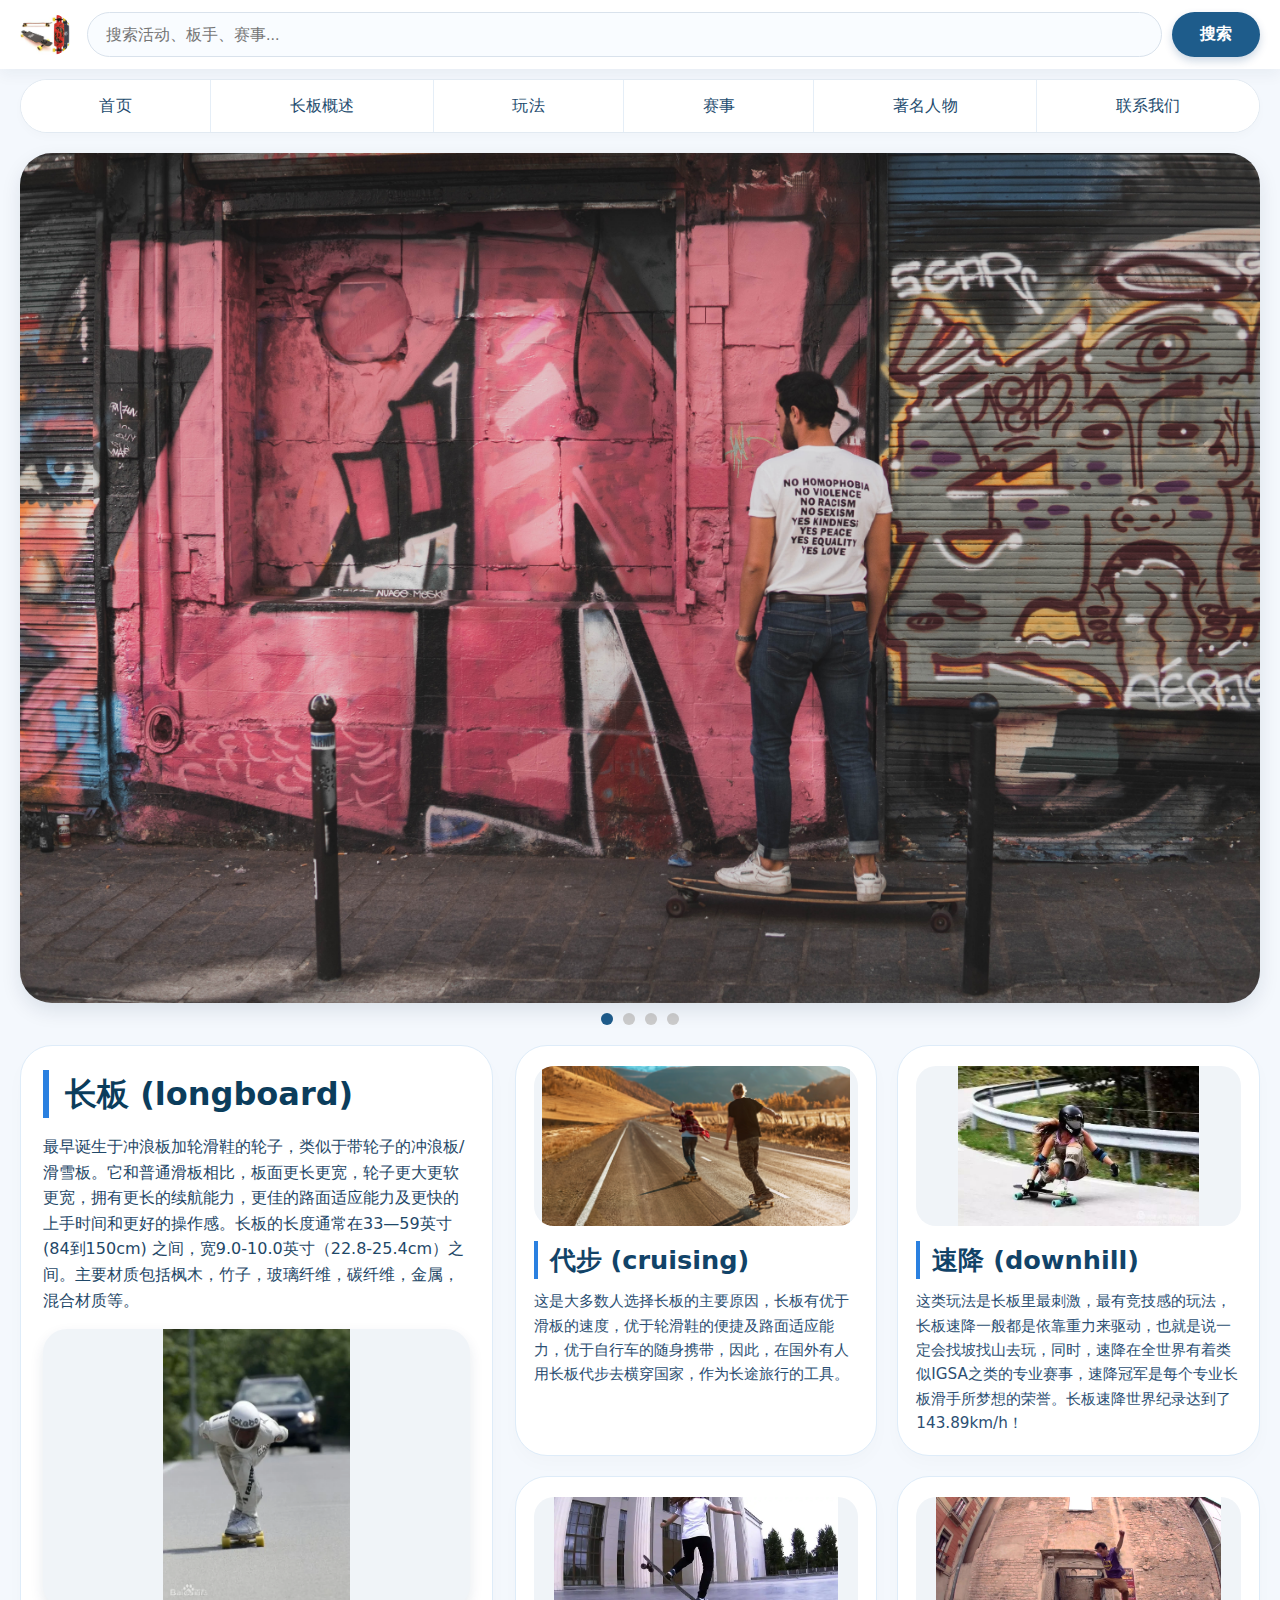
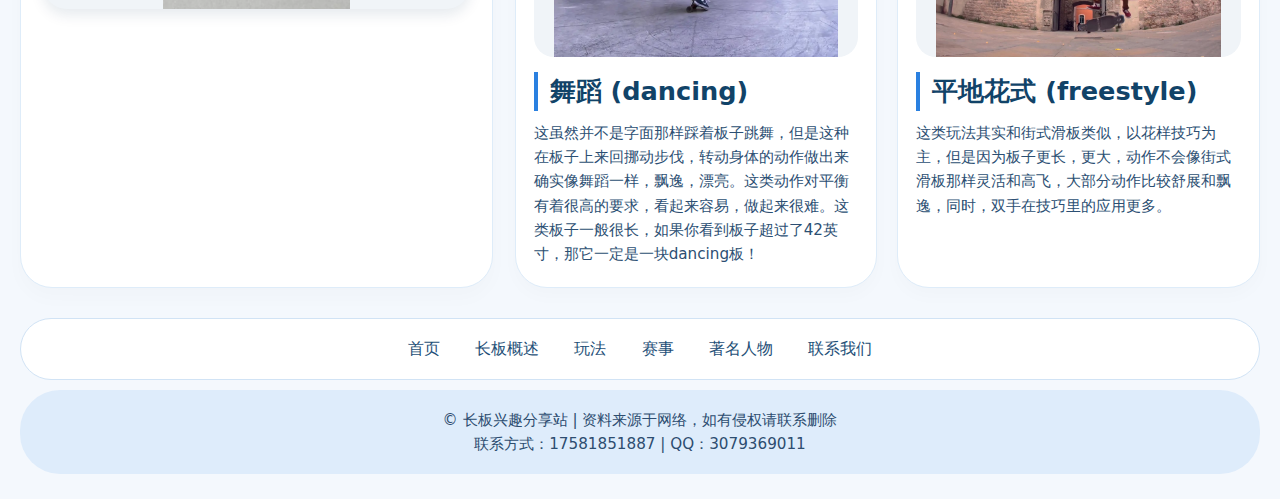
<file: index.html>
<!DOCTYPE html>
<html lang="en">
<head>
    <meta charset="UTF-8">
    <meta name="viewport" content="width=device-width, initial-scale=1.0, maximum-scale=1.5, user-scalable=yes">
    <title>长板 · 首页</title>
    <link rel="stylesheet" href="style.css">
</head>
<body>
    <!-- 头部 -->
    <div class="page-header">
        <img src="img/logo.jpg" class="logo" alt="长板日志">
        <div class="search-group">
            <input type="text" id="searchInput" placeholder="搜索活动、板手、赛事...">
            <button id="searchBtn">搜索</button>
        </div>
    </div>

    <!-- 导航 -->
    <div id="a">
        <div class="a"><a href="index.html ">首页</a ></div>
        <div class="a"><a href="gaishu.html">长板概述</a ></div>
        <div class="a"><a href="play.html">玩法</a ></div>
        <div class="a"><a href="competition.html">赛事</a ></div>
        <div class="a"><a href="famous.html">著名人物</a ></div>
        <div class="a"><a href="me.html">联系我们</a ></div>
    </div>

    <!-- 轮播图 -->
    <div class="carousel-container">
        <div class="carousel-slides" id="carouselSlides">
            <img src="img/2 (1).jpg" alt="长板滑行">
            <img src="img/2 (2).jpg" alt="长板女孩">
            <img src="img/pexels-olia-danilevich-4734787.jpg" alt="板场练习">
            <img src="img/pexels-cottonbro-studio-5026411.jpg" alt="长板动作">
        </div>
    </div>
    <div class="carousel-dots" id="carouselDots">
        <span class="dot active"></span>
        <span class="dot"></span>
        <span class="dot"></span>
        <span class="dot"></span>
    </div>

    <!-- 首页主要内容：左侧介绍 + 右侧玩法卡片 -->
    <div class="home-grid">
        <!-- 左侧长板总体介绍卡片 -->
        <div class="intro-card">
            <h2>长板 (longboard)</h2>
            <p>最早诞生于冲浪板加轮滑鞋的轮子，类似于带轮子的冲浪板/滑雪板。它和普通滑板相比，板面更长更宽，轮子更大更软更宽，拥有更长的续航能力，更佳的路面适应能力及更快的上手时间和更好的操作感。长板的长度通常在33—59英寸 (84到150cm) 之间，宽9.0-10.0英寸（22.8-25.4cm）之间。主要材质包括枫木，竹子，玻璃纤维，碳纤维，金属，混合材质等。</p >
            <img src="img/b3119313b07eca806b7955b4912397dda1448360.webp" alt="长板结构">
        </div>

        <!-- 右侧四个玩法卡片 -->
        <div class="play-grid">
            <!-- 代步 -->
            <div class="play-card">
                <img src="img/v2-8d992fe1d05a5722a28d0817e5f1108d_1440w.png" alt="代步">
                <h3>代步 (cruising)</h3>
                <p>这是大多数人选择长板的主要原因，长板有优于滑板的速度，优于轮滑鞋的便捷及路面适应能力，优于自行车的随身携带，因此，在国外有人用长板代步去横穿国家，作为长途旅行的工具。</p >
            </div>
            <!-- 速降 -->
            <div class="play-card">
                <img src="img/249.jpg" alt="速降">
                <h3>速降 (downhill)</h3>
                <p>这类玩法是长板里最刺激，最有竞技感的玩法，长板速降一般都是依靠重力来驱动，也就是说一定会找坡找山去玩，同时，速降在全世界有着类似IGSA之类的专业赛事，速降冠军是每个专业长板滑手所梦想的荣誉。长板速降世界纪录达到了143.89km/h！</p >
            </div>
            <!-- 舞蹈 -->
            <div class="play-card">
                <img src="img/u=2672879833,2144155976&fm=253&fmt=auto&app=120&f=JPEG.webp" alt="舞蹈">
                <h3>舞蹈 (dancing)</h3>
                <p>这虽然并不是字面那样踩着板子跳舞，但是这种在板子上来回挪动步伐，转动身体的动作做出来确实像舞蹈一样，飘逸，漂亮。这类动作对平衡有着很高的要求，看起来容易，做起来很难。这类板子一般很长，如果你看到板子超过了42英寸，那它一定是一块dancing板！</p >
            </div>
            <!-- 平地花式 -->
            <div class="play-card">
                <img src="img/840c831dfc3996f24e3606cc5a45f9c2791d8a78.jpg" alt="平地花式">
                <h3>平地花式 (freestyle)</h3>
                <p>这类玩法其实和街式滑板类似，以花样技巧为主，但是因为板子更长，更大，动作不会像街式滑板那样灵活和高飞，大部分动作比较舒展和飘逸，同时，双手在技巧里的应用更多。</p >
            </div>
        </div>
    </div>

    <!-- 页脚 -->
    <div class="footer-nav">
        <p>
            <a href="index.html">首页</a >
            <a href="gaishu.html">长板概述</a >
            <a href="play.html">玩法</a >
            <a href="competition.html">赛事</a >
            <a href="famous.html">著名人物</a >
            <a href="me.html">联系我们</a >
        </p >
    </div>
    <div class="footer-copyright">
        © 长板兴趣分享站 | 资料来源于网络，如有侵权请联系删除<br>
        联系方式：17581851887 | QQ：3079369011
    </div>

    <script src="script.js"></script>
    <script src="search.js"></script>
</body>
</html>
</file>
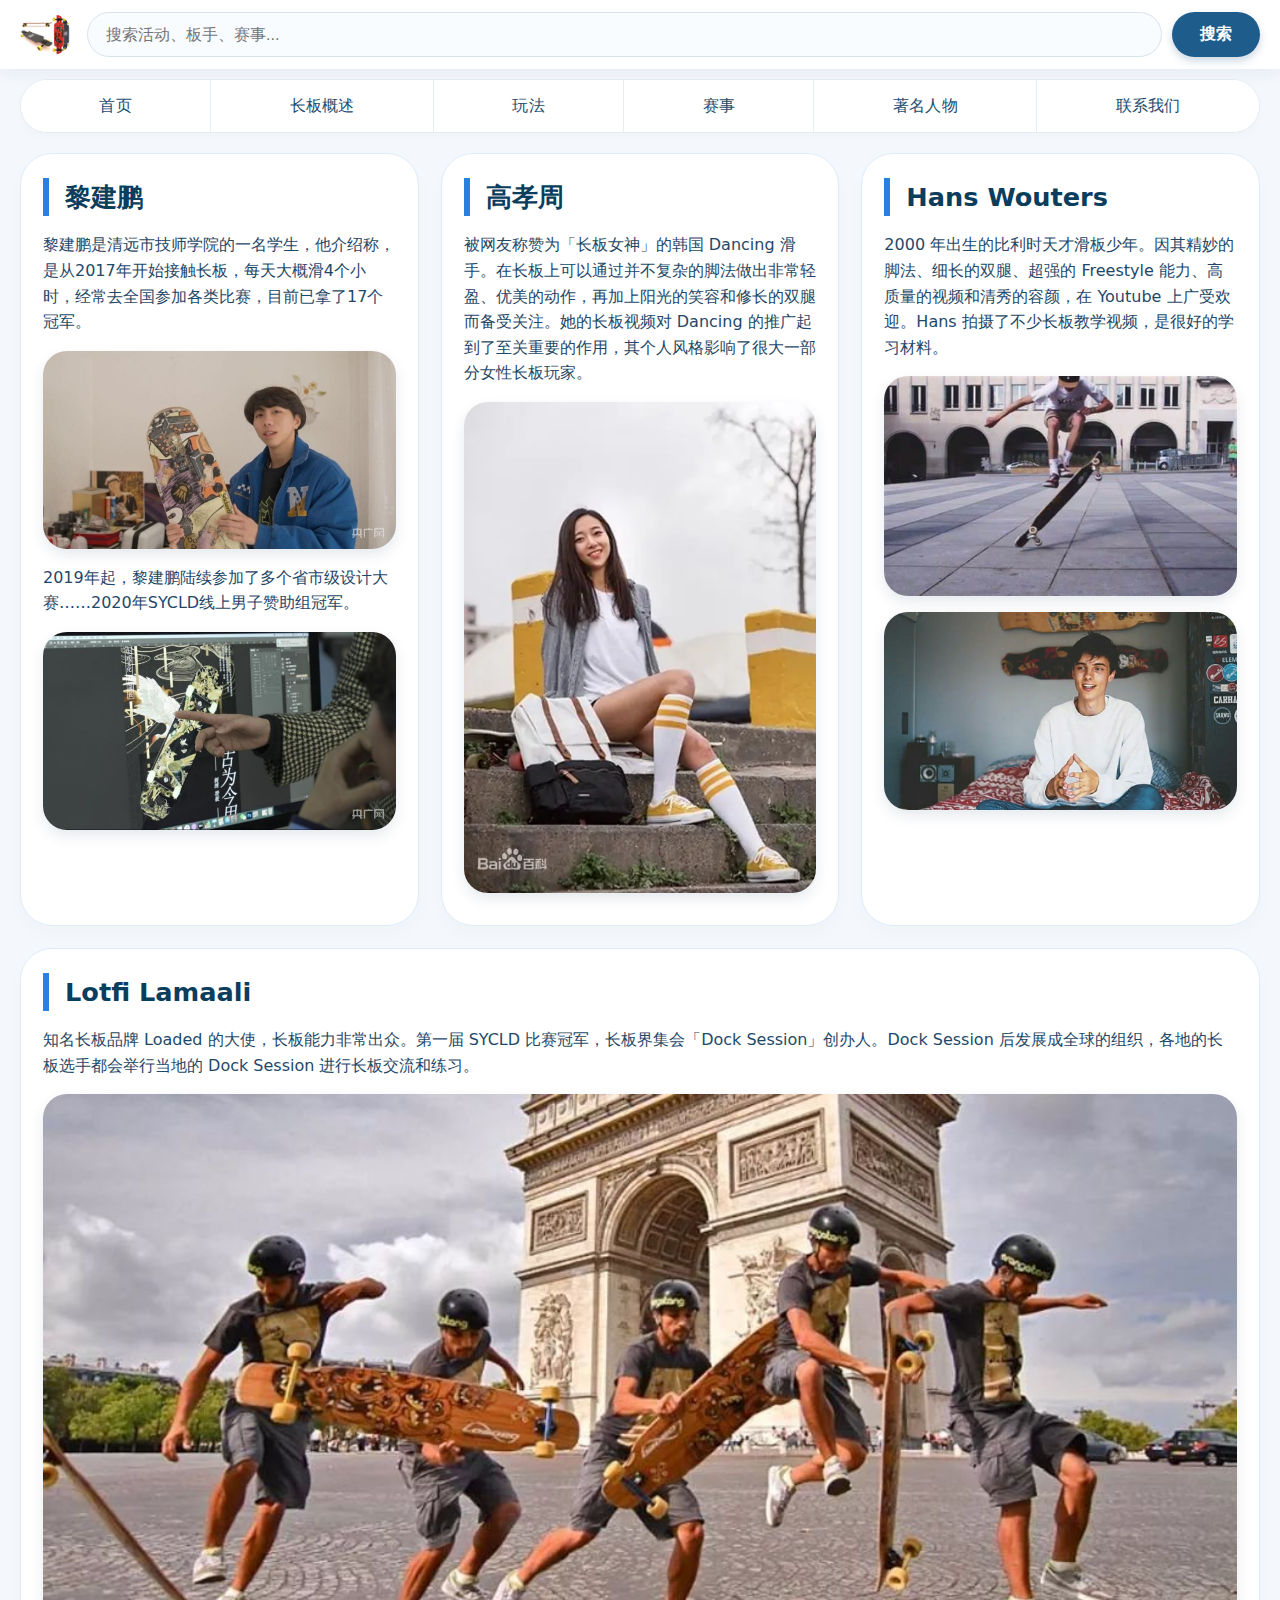
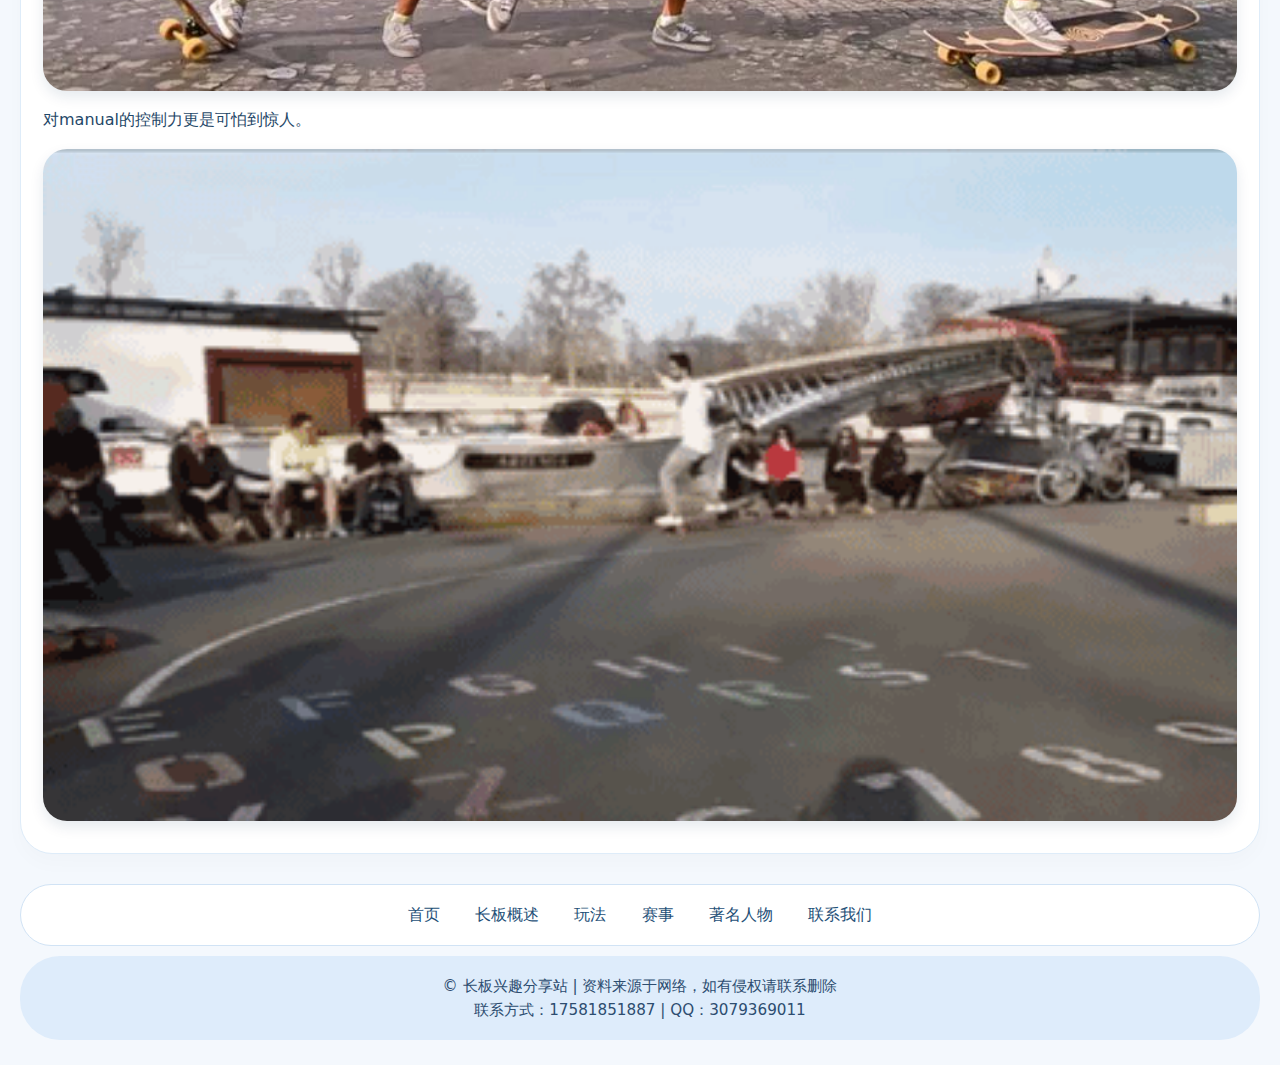
<file: famous.html>
<!DOCTYPE html>
<html lang="en">
<head>
    <meta charset="UTF-8">
    <meta name="viewport" content="width=device-width, initial-scale=1.0">
    <title>长板 · 著名人物</title>
    <link rel="stylesheet" href="style.css">
</head>
<body>
    <div class="page-header">
        <img src="img/logo.jpg" class="logo" alt="长板日志">
        <div class="search-group">
            <input type="text" id="searchInput" placeholder="搜索活动、板手、赛事...">
            <button id="searchBtn">搜索</button>
        </div>
    </div>

    <div id="a">
        <div class="a"><a href="index.html">首页</a ></div>
        <div class="a"><a href="gaishu.html">长板概述</a ></div>
        <div class="a"><a href="play.html">玩法</a ></div>
        <div class="a"><a href="competition.html">赛事</a ></div>
        <div class="a"><a href="famous.html">著名人物</a ></div>
        <div class="a"><a href="me.html">联系我们</a ></div>
    </div>

    <div class="grid">
        <div class="card">
            <h4>黎建鹏</h4>
            <p>黎建鹏是清远市技师学院的一名学生，他介绍称，是从2017年开始接触长板，每天大概滑4个小时，经常去全国参加各类比赛，目前已拿了17个冠军。</p >
            <img src="img/18c04d00990c23dc709f04.jpg" alt="黎建鹏">
            <p>2019年起，黎建鹏陆续参加了多个省市级设计大赛……2020年SYCLD线上男子赞助组冠军。</p >
            <img src="img/18c04d00990c23dc709f07.jpg" alt="黎建鹏领奖">
        </div>
        <div class="card">
            <h4>高孝周</h4>
            <p>被网友称赞为「长板女神」的韩国 Dancing 滑手。在长板上可以通过并不复杂的脚法做出非常轻盈、优美的动作，再加上阳光的笑容和修长的双腿而备受关注。她的长板视频对 Dancing 的推广起到了至关重要的作用，其个人风格影响了很大一部分女性长板玩家。</p >
            <img src="img/962bd40735fae6cd68355b7904b30f2442a70f20.webp" alt="高孝周">
        </div>
        <div class="card">
            <h4>Hans Wouters</h4>
            <p>2000 年出生的比利时天才滑板少年。因其精妙的脚法、细长的双腿、超强的 Freestyle 能力、高质量的视频和清秀的容颜，在 Youtube 上广受欢迎。Hans 拍摄了不少长板教学视频，是很好的学习材料。</p >
            <img src="img/OIP-C.jpg" alt="Hans">
            <img src="img/v2-0e93ede49eff113c4481c308af521627_r.jpg" alt="Hans技巧">
        </div>
        <div class="card">
            <h4>Lotfi Lamaali</h4>
            <p>知名长板品牌 Loaded 的大使，长板能力非常出众。第一届 SYCLD 比赛冠军，长板界集会「Dock Session」创办人。Dock Session 后发展成全球的组织，各地的长板选手都会举行当地的 Dock Session 进行长板交流和练习。</p >
            <img src="img/3c45df68efda4b06a7b93440b6a483a3.jpeg" alt="Lotfi">
            <p>对manual的控制力更是可怕到惊人。</p >
            <img src="img/d124e5e96c224ab5a5760fa088ba026e.gif" alt="Lotfi manual">
        </div>
    </div>

    <div class="footer-nav">
        <p>
            <a href="index.html">首页</a >
            <a href="gaishu.html">长板概述</a >
            <a href="play.html">玩法</a >
            <a href="competition.html">赛事</a >
            <a href="famous.html">著名人物</a >
            <a href="me.html">联系我们</a >
        </p >
    </div>
    <div class="footer-copyright">
        © 长板兴趣分享站 | 资料来源于网络，如有侵权请联系删除<br>
        联系方式：17581851887 | QQ：3079369011
    </div>

    <script src="search.js"></script>
</body>
</html>
</file>
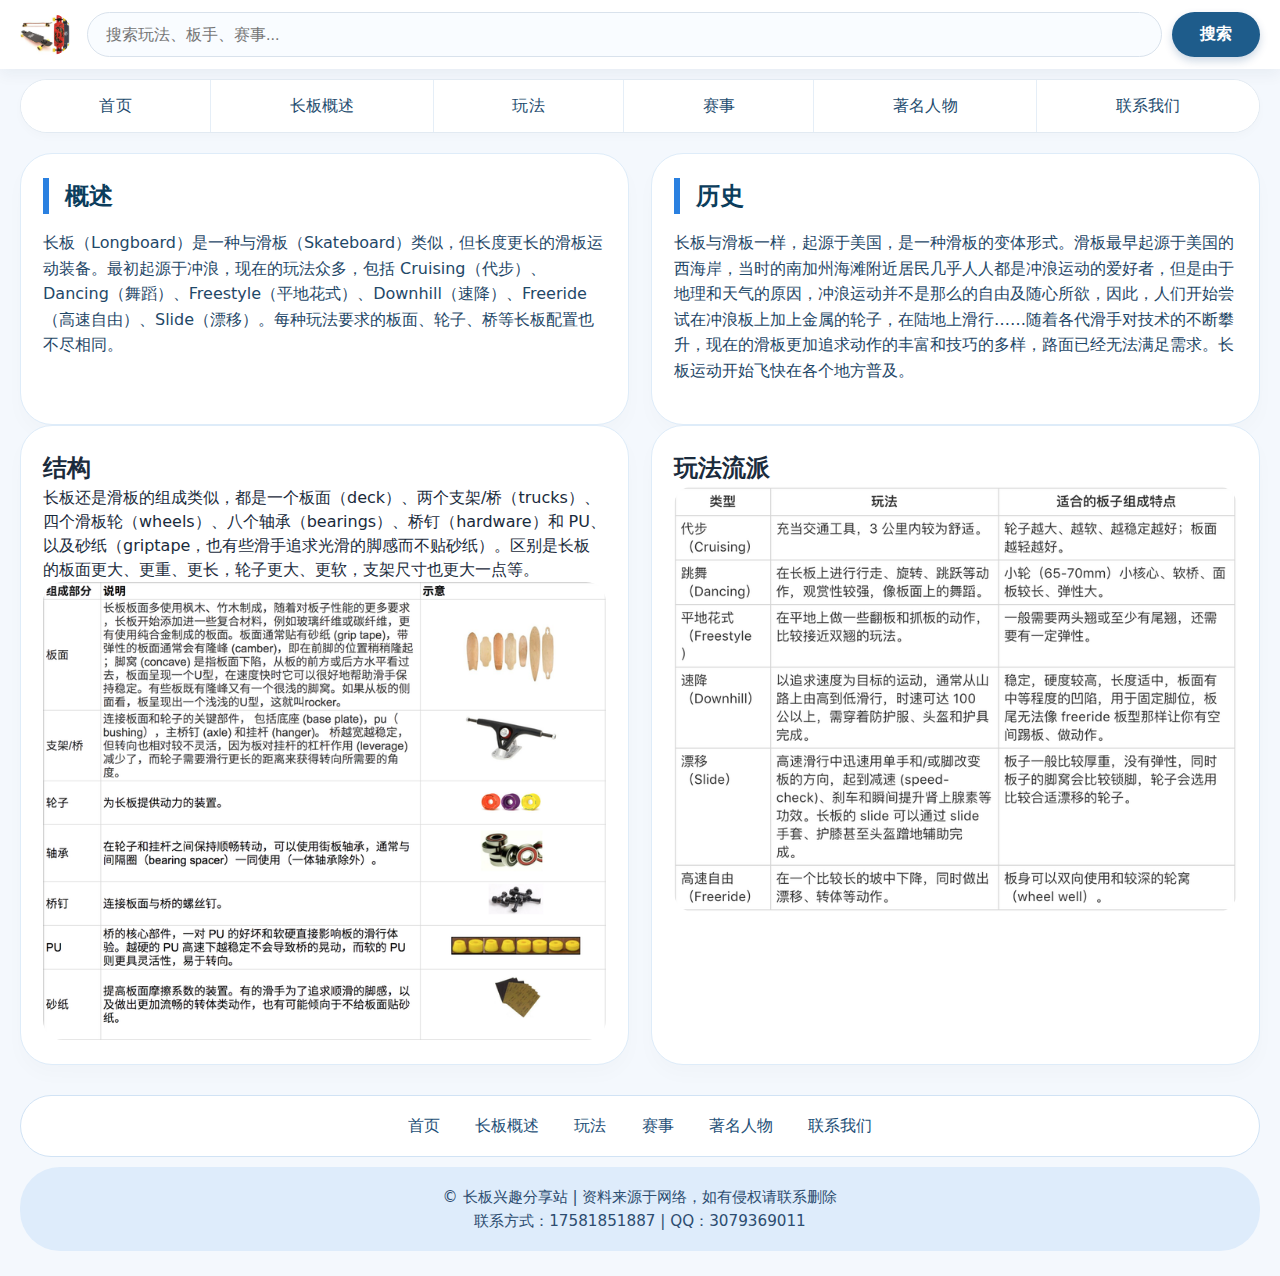
<file: gaishu.html>
<!DOCTYPE html>
<html lang="en">
<head>
    <meta charset="UTF-8">
    <meta name="viewport" content="width=device-width, initial-scale=1.0">
    <title>长板 · 概述</title>
    <link rel="stylesheet" href="style.css">
</head>
<body>
    <div class="page-header">
        <img src="img/logo.jpg" class="logo" alt="长板日志">
        <div class="search-group">
            <input type="text" id="searchInput" placeholder="搜索玩法、板手、赛事...">
            <button id="searchBtn">搜索</button>
        </div>
    </div>

    <div id="a">
        <div class="a"><a href="index.html">首页</a ></div>
        <div class="a"><a href="gaishu.html">长板概述</a ></div>
        <div class="a"><a href="play.html">玩法</a ></div>
        <div class="a"><a href="competition.html">赛事</a ></div>
        <div class="a"><a href="famous.html">著名人物</a ></div>
        <div class="a"><a href="me.html">联系我们</a ></div>
    </div>

    <div class="grid">
        <div class="card">
            <h2>概述</h2>
            <p>长板（Longboard）是一种与滑板（Skateboard）类似，但长度更长的滑板运动装备。最初起源于冲浪，现在的玩法众多，包括 Cruising（代步）、Dancing（舞蹈）、Freestyle（平地花式）、Downhill（速降）、Freeride（高速自由）、Slide（漂移）。每种玩法要求的板面、轮子、桥等长板配置也不尽相同。</p >
        </div>
        <div class="card">
            <h2>历史</h2>
            <p>长板与滑板一样，起源于美国，是一种滑板的变体形式。滑板最早起源于美国的西海岸，当时的南加州海滩附近居民几乎人人都是冲浪运动的爱好者，但是由于地理和天气的原因，冲浪运动并不是那么的自由及随心所欲，因此，人们开始尝试在冲浪板上加上金属的轮子，在陆地上滑行……随着各代滑手对技术的不断攀升，现在的滑板更加追求动作的丰富和技巧的多样，路面已经无法满足需求。长板运动开始飞快在各个地方普及。</p >
        </div>
    </div>

    <div class="two-col">
        <div class="col">
            <h2>结构</h2>
            <p>长板还是滑板的组成类似，都是一个板面（deck）、两个支架/桥（trucks）、四个滑板轮（wheels）、八个轴承（bearings）、桥钉（hardware）和 PU、以及砂纸（griptape，也有些滑手追求光滑的脚感而不贴砂纸）。区别是长板的板面更大、更重、更长，轮子更大、更软，支架尺寸也更大一点等。</p >
            <img src="img/v2-fe7a0472687e9d452c74325057b859ac_b.png" alt="长板结构图">
        </div>
        <div class="col">
            <h2>玩法流派</h2>
            <img src="img/v2-b346adf7b643c025505ee199bcbcb0d7_b.png" alt="玩法流派">
        </div>
    </div>

    <div class="footer-nav">
        <p>
            <a href="index.html">首页</a >
            <a href="gaishu.html">长板概述</a >
            <a href="play.html">玩法</a >
            <a href="competition.html">赛事</a >
            <a href="famous.html">著名人物</a >
            <a href="me.html">联系我们</a >
        </p >
    </div>
    <div class="footer-copyright">
        © 长板兴趣分享站 | 资料来源于网络，如有侵权请联系删除<br>
        联系方式：17581851887 | QQ：3079369011
    </div>

    <script src="search.js"></script>
</body>
</html>
</file>
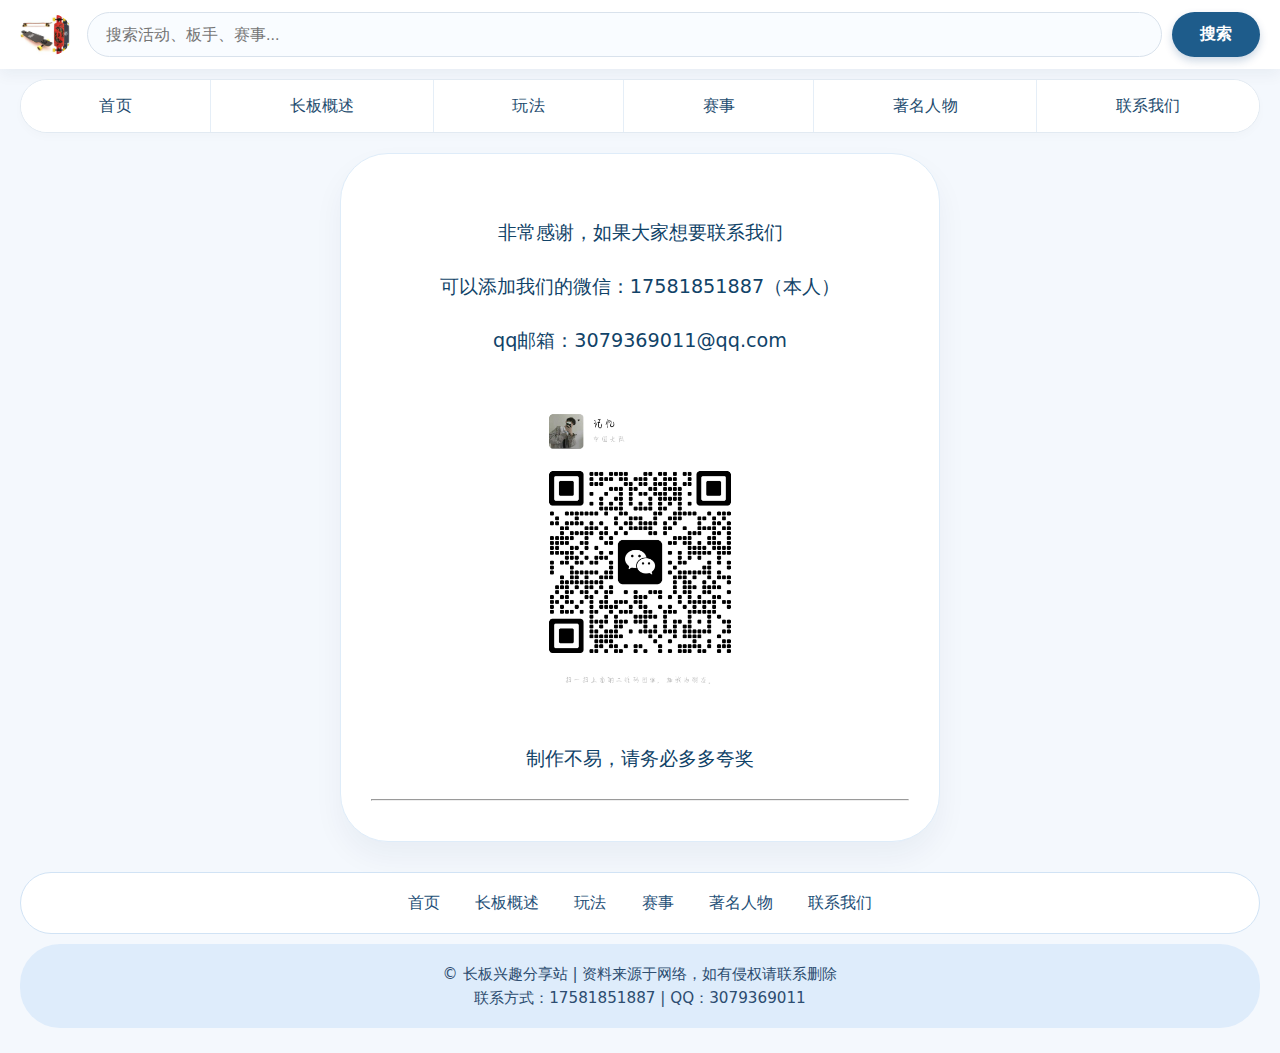
<file: me.html>
<!DOCTYPE html>
<html lang="en">
<head>
    <meta charset="UTF-8">
    <meta name="viewport" content="width=device-width, initial-scale=1.0">
    <title>长板 · 联系我们</title>
    <link rel="stylesheet" href="style.css">
</head>
<body>
    <div class="page-header">
        <img src="img/logo.jpg" class="logo" alt="长板日志">
        <div class="search-group">
            <input type="text" id="searchInput" placeholder="搜索活动、板手、赛事...">
            <button id="searchBtn">搜索</button>
        </div>
    </div>

    <div id="a">
        <div class="a"><a href="index.html">首页</a ></div>
        <div class="a"><a href="gaishu.html">长板概述</a ></div>
        <div class="a"><a href="play.html">玩法</a ></div>
        <div class="a"><a href="competition.html">赛事</a ></div>
        <div class="a"><a href="famous.html">著名人物</a ></div>
        <div class="a"><a href="me.html">联系我们</a ></div>
    </div>

    <div class="me-container">
        <p>非常感谢，如果大家想要联系我们</p >
        <p>可以添加我们的微信：17581851887（本人）</p >
        <p>qq邮箱：3079369011@qq.com</p >
        <img src="img/mmqrcode1694659869334.png" alt="微信二维码">
        <p>制作不易，请务必多多夸奖</p >
        <hr>
    </div>

    <div class="footer-nav">
        <p>
            <a href="index.html">首页</a >
            <a href="gaishu.html">长板概述</a >
            <a href="play.html">玩法</a >
            <a href="competition.html">赛事</a >
            <a href="famous.html">著名人物</a >
            <a href="me.html">联系我们</a >
        </p >
    </div>
    <div class="footer-copyright">
        © 长板兴趣分享站 | 资料来源于网络，如有侵权请联系删除<br>
        联系方式：17581851887 | QQ：3079369011
    </div>

    <script src="search.js"></script>
</body>
</html>
</file>
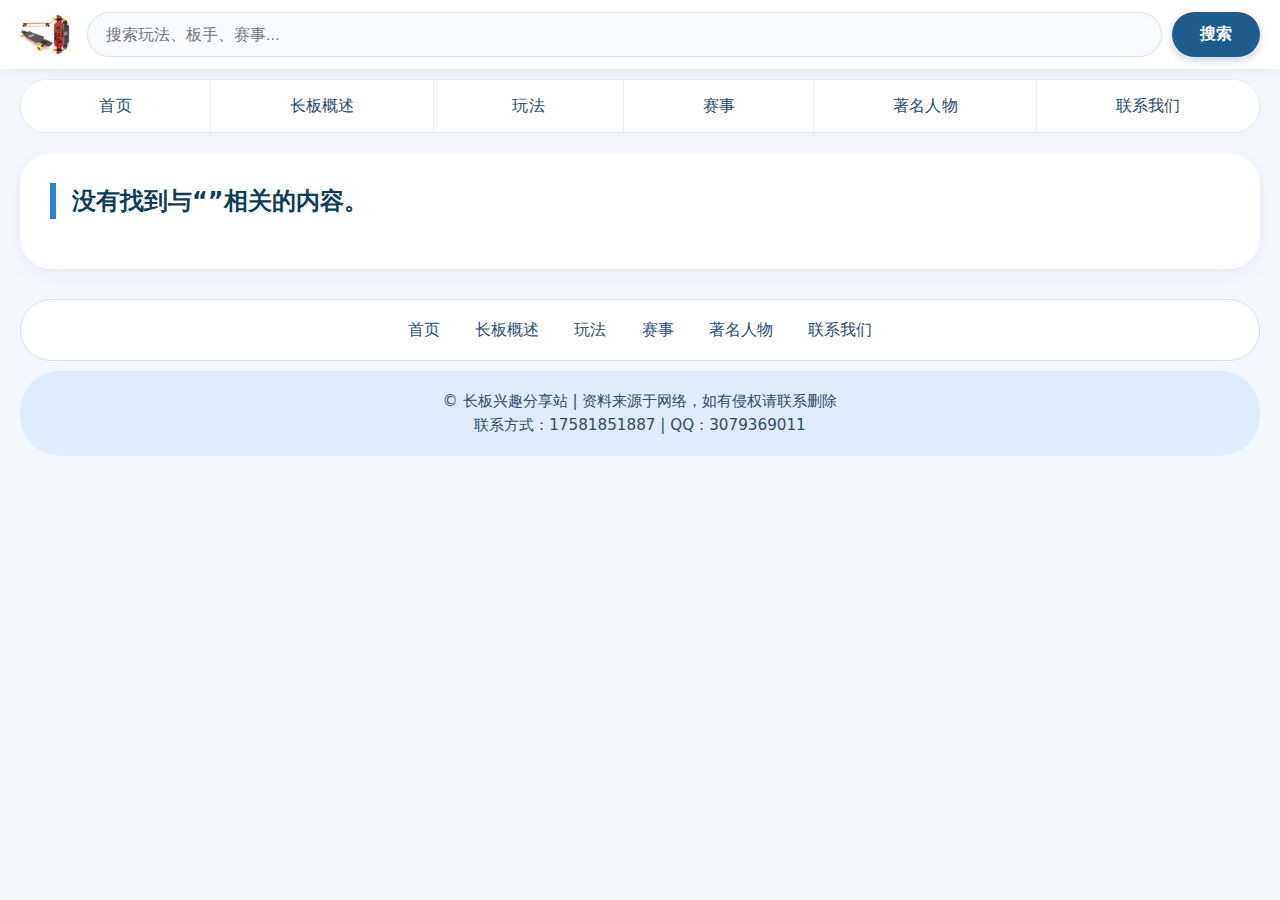
<file: search.html>
<!DOCTYPE html>
<html lang="en">
<head>
    <meta charset="UTF-8">
    <meta name="viewport" content="width=device-width, initial-scale=1.0">
    <title>搜索结果 - 长板兴趣网站</title>
    <link rel="stylesheet" href="style.css">
</head>
<body>
    <div class="page-header">
        <img src="img/logo.jpg" class="logo" alt="长板日志">
        <div class="search-group">
            <input type="text" id="searchInput" placeholder="搜索玩法、板手、赛事...">
            <button id="searchBtn">搜索</button>
        </div>
    </div>

    <div id="a">
        <div class="a"><a href="index.html">首页</a ></div>
        <div class="a"><a href="gaishu.html">长板概述</a ></div>
        <div class="a"><a href="play.html">玩法</a ></div>
        <div class="a"><a href="competition.html">赛事</a ></div>
        <div class="a"><a href="famous.html">著名人物</a ></div>
        <div class="a"><a href="me.html">联系我们</a ></div>
    </div>

    <div class="search-results" id="searchResults"></div>

    <div class="footer-nav">
        <p>
            <a href="index.html">首页</a >
            <a href="gaishu.html">长板概述</a >
            <a href="play.html">玩法</a >
            <a href="competition.html">赛事</a >
            <a href="famous.html">著名人物</a >
            <a href="me.html">联系我们</a >
        </p >
    </div>
    <div class="footer-copyright">
        © 长板兴趣分享站 | 资料来源于网络，如有侵权请联系删除<br>
        联系方式：17581851887 | QQ：3079369011
    </div>

    <script src="search.js"></script>
</body>
</html>
</file>
<file: style.css>
/* style.css - 长板兴趣网站全局样式 */
* {
    margin: 0;
    padding: 0;
    box-sizing: border-box;
}

body {
    font-family: system-ui, -apple-system, 'Segoe UI', Roboto, 'Helvetica Neue', sans-serif;
    background: #f4f8fd;
    color: #1a2b3c;
    line-height: 1.5;
    padding: 0 0 20px;
}

img, video {
    max-width: 100%;
    height: auto;
    display: block;
    border-radius: 20px;
    object-fit: cover;
}

a {
    text-decoration: none;
    color: #1e5c8b;
    transition: 0.2s;
}

/* ----- 顶部 header ----- */
.page-header {
    display: flex;
    align-items: center;
    gap: 15px;
    padding: 12px 20px;
    background: white;
    box-shadow: 0 6px 14px rgba(0,40,80,0.05);
    flex-wrap: wrap;
    margin-bottom: 10px;
}

.logo {
    width: 52px;
    height: auto;
    flex-shrink: 0;
    border-radius: 30px;
}

.search-group {
    flex: 1;
    display: flex;
    gap: 10px;
    min-width: 240px;
}

.search-group input[type="text"] {
    flex: 1;
    padding: 12px 18px;
    border: 1px solid #d9e2ec;
    border-radius: 40px;
    font-size: 16px;
    background: #f9fcff;
    transition: 0.2s;
}

.search-group input[type="text"]:focus {
    border-color: #2a80e0;
    outline: none;
    background: white;
    box-shadow: 0 0 0 3px rgba(42,128,224,0.1);
}

.search-group button {
    padding: 12px 28px;
    border: none;
    background: #1e5c8b;
    color: white;
    font-weight: 600;
    border-radius: 40px;
    font-size: 16px;
    cursor: pointer;
    transition: 0.2s;
    box-shadow: 0 4px 8px rgba(0,60,120,0.2);
}

.search-group button:hover {
    background: #0f4370;
    transform: scale(1.02);
}

/* ----- 导航栏 ----- */
#a {
    display: flex;
    flex-wrap: wrap;
    margin: 8px 20px 20px;
    background: white;
    border-radius: 60px;
    border: 1px solid #e2eaf2;
    box-shadow: 0 4px 10px rgba(0,0,0,0.02);
    overflow: hidden;
}

#a .a {
    flex: 1 0 auto;
    text-align: center;
    border-right: 1px solid #e5eef7;
}

#a .a:last-child {
    border-right: none;
}

#a .a a {
    display: block;
    padding: 14px 6px;
    font-weight: 550;
    color: #234b6e;
    background: white;
    font-size: 16px;
    letter-spacing: 0.3px;
}

#a .a a:hover {
    background: #e2effb;
    color: #0f4370;
}

/* ----- JS轮播图 (首页) ----- */
.carousel-container {
    width: calc(100% - 40px);
    height: 850px;
    margin: 0 20px 10px;
    border-radius: 32px;
    overflow: hidden;
    box-shadow: 0 8px 20px rgba(0,30,60,0.1);
    position: relative;
    background: #e6f0fa;
}

.carousel-slides {
    display: flex;
    height: 100%;
    transition: transform 0.5s ease;
}

.carousel-slides img {
    width: 100%;
    height: 100%;
    flex-shrink: 0;
    object-fit: cover;
    border-radius: 0;
}

.carousel-dots {
    display: flex;
    justify-content: center;
    gap: 10px;
    margin: 0 0 20px;
}

.dot {
    width: 12px;
    height: 12px;
    background: #ccc;
    border-radius: 50%;
    cursor: pointer;
    transition: background 0.3s;
}

.dot.active {
    background: #1e5c8b;
}

/* ----- 通用卡片网格 ----- */
.grid {
    display: flex;
    flex-wrap: wrap;
    gap: 22px;
    padding: 0 20px;
    margin-top: 10px;
}

.card {
    background: white;
    border-radius: 32px;
    padding: 24px 22px;
    border: 1px solid #deecf9;
    box-shadow: 0 10px 20px rgba(0,32,64,0.02);
    flex: 1 1 300px;
    transition: 0.15s;
}

.card:hover {
    box-shadow: 0 12px 28px rgba(20,100,180,0.1);
}

.card h2, .card h3, .card h4 {
    font-weight: 600;
    color: #0b3d5c;
    margin-bottom: 16px;
    border-left: 6px solid #2a80e0;
    padding-left: 16px;
}

.card h4 {
    font-size: 1.6rem;
}

.card p {
    color: #1f4868;
    margin: 16px 0;
    line-height: 1.6;
}

.card img, .card video {
    border-radius: 24px;
    width: 100%;
    margin: 16px 0 8px;
    box-shadow: 0 6px 14px rgba(0,50,90,0.1);
}

/* ----- 两栏布局 (用于概述页) ----- */
.two-col {
    display: flex;
    flex-wrap: wrap;
    gap: 22px;
    padding: 0 20px;
}

.col {
    flex: 1 1 400px;
    background: white;
    border-radius: 32px;
    padding: 24px 22px;
    border: 1px solid #deecf9;
    box-shadow: 0 10px 20px rgba(0,32,64,0.02);
}

/* ----- 联系我们页 ----- */
.me-container {
    max-width: 600px;
    margin: 20px auto;
    background: white;
    border-radius: 48px;
    padding: 40px 30px;
    text-align: center;
    border: 1px solid #deecf9;
    box-shadow: 0 15px 30px rgba(0,40,80,0.05);
}

.me-container p {
    font-size: 1.2rem;
    margin: 25px 0;
    color: #114368;
}

.me-container img {
    width: 250px;
    margin: 25px auto;
    border-radius: 40px;
}

/* ----- 搜索结果页 ----- */
.search-results {
    background: white;
    border-radius: 32px;
    padding: 30px;
    margin: 20px;
    box-shadow: 0 8px 20px rgba(0,30,60,0.05);
}

.search-results h2 {
    color: #0b3d5c;
    margin-bottom: 20px;
    border-left: 6px solid #2a80e0;
    padding-left: 16px;
}

.search-results ul {
    list-style: none;
    padding: 0;
}

.search-results li {
    margin-bottom: 25px;
    padding-bottom: 15px;
    border-bottom: 1px solid #deecf9;
}

.search-results a {
    font-size: 1.3rem;
    font-weight: 600;
    color: #1e5c8b;
    text-decoration: none;
}

.search-results a:hover {
    text-decoration: underline;
}

.search-results small {
    color: #4a6f8a;
    font-size: 0.95rem;
}

/* ----- 页脚 ----- */
.footer-nav {
    text-align: center;
    background: white;
    margin: 30px 20px 10px;
    border-radius: 50px;
    padding: 18px 10px;
    border: 1px solid #d1e3f5;
}

.footer-nav a {
    margin: 0 15px;
    color: #1e4f77;
    font-weight: 500;
    display: inline-block;
}

.footer-copyright {
    background: #deecfb;
    margin: 10px 20px 5px;
    border-radius: 40px;
    padding: 18px 18px;
    text-align: center;
    font-size: 0.95rem;
    color: #2d4d70;
    line-height: 1.6;
}

/* ----- 移动端适配 ----- */
@media (max-width: 640px) {
    .page-header {
        flex-direction: column;
        align-items: stretch;
        padding: 15px;
    }
    .logo {
        margin: 0 auto 5px;
    }
    #a .a a {
        padding: 12px 4px;
        font-size: 14px;
    }
    .carousel-container {
        width: calc(100% - 24px);
        height: 400px;
        margin: 0 12px 10px;
    }
    .grid, .two-col {
        padding: 0 12px;
    }
    .footer-nav a {
        margin: 6px 12px;
    }
}
/* ===== 首页专用卡片样式 ===== */
.intro-card {
    background: white;
    border-radius: 32px;
    padding: 24px 22px;
    border: 1px solid #deecf9;
    box-shadow: 0 10px 20px rgba(0,32,64,0.02);
    flex: 1 1 350px;
    transition: 0.15s;
}

.intro-card:hover {
    box-shadow: 0 12px 28px rgba(20,100,180,0.1);
}

.intro-card h2 {
    font-size: 2rem;
    font-weight: 600;
    color: #0b3d5c;
    margin-bottom: 16px;
    border-left: 6px solid #2a80e0;
    padding-left: 16px;
}

.intro-card p {
    color: #1f4868;
    margin: 16px 0;
    line-height: 1.6;
}

.intro-card img {
    width: 100%;
    max-height: 280px;
    object-fit: contain;          /* 完整显示图片，不裁剪 */
    background-color: #f0f4f8;    /* 留白处背景色 */
    border-radius: 24px;
    margin-top: 12px;
    box-shadow: 0 6px 14px rgba(0,50,90,0.1);
}

/* 右侧玩法卡片容器 */
.play-grid {
    display: flex;
    flex-wrap: wrap;
    gap: 20px;
    flex: 2 1 500px;
}

/* 单个玩法卡片 */
.play-card {
    background: white;
    border-radius: 32px;
    padding: 20px 18px;
    border: 1px solid #deecf9;
    box-shadow: 0 8px 18px rgba(0,32,64,0.02);
    flex: 1 1 280px;
    transition: 0.15s;
    display: flex;
    flex-direction: column;
}

.play-card:hover {
    box-shadow: 0 12px 24px rgba(20,100,180,0.1);
}

.play-card img {
    width: 100%;
    height: 160px;
    object-fit: contain;          /* 完整显示图片，不裁剪 */
    background-color: #f0f4f8;    /* 留白处背景色 */
    border-radius: 20px;
    margin-bottom: 15px;
}

.play-card h3 {
    font-size: 1.6rem;
    font-weight: 600;
    color: #114368;
    margin: 0 0 10px 0;
    border-left: 4px solid #2a80e0;
    padding-left: 12px;
}

.play-card p {
    color: #2c4f73;
    font-size: 0.95rem;
    line-height: 1.6;
    margin: 0;
    flex: 1;
}

/* 首页整体布局容器 */
.home-grid {
    display: flex;
    flex-wrap: wrap;
    gap: 22px;
    padding: 0 20px;
    margin-top: 10px;
    align-items: stretch;
}
/* 搜索结果链接样式（模拟链接） */
.search-result-link {
    color: #1e5c8b;
    cursor: pointer;
    font-weight: 600;
    font-size: 1.3rem;
    text-decoration: none;
    transition: 0.2s;
    display: inline-block; /* 确保点击区域正确 */
}
.search-result-link:hover {
    text-decoration: underline;
    color: #0f4370;
}
</file>
